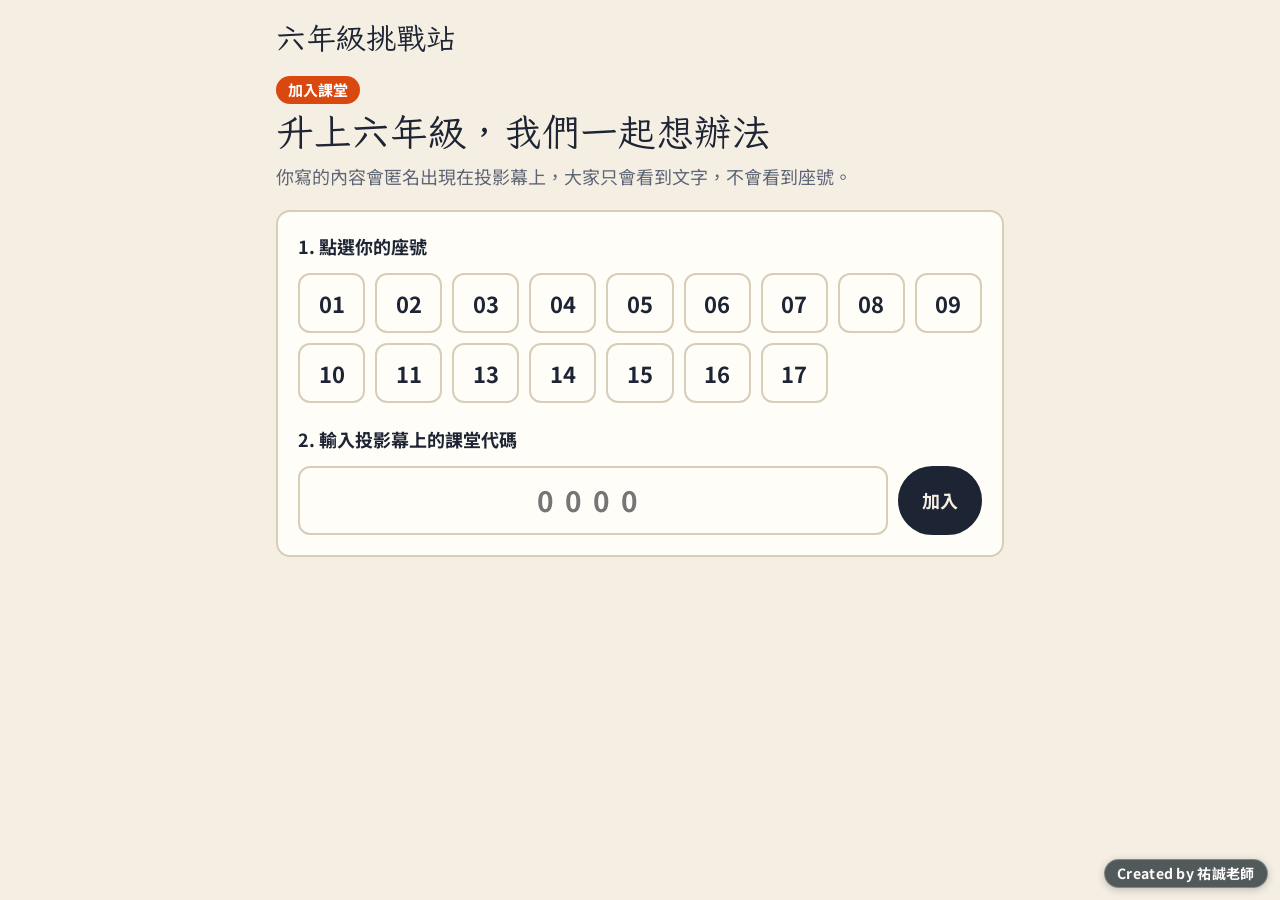
<file: challenge-lesson/index.html>
<!DOCTYPE html>
<html lang="zh-TW">
<head>
  <meta charset="UTF-8" />
  <meta name="viewport" content="width=device-width, initial-scale=1" />
  <title>六年級挑戰站</title>
  <link rel="preconnect" href="https://fonts.googleapis.com" />
  <link rel="preconnect" href="https://fonts.gstatic.com" crossorigin />
  <link href="https://fonts.googleapis.com/css2?family=Iansui&family=Noto+Sans+TC:wght@400;500;700;900&display=swap" rel="stylesheet" />
  <link rel="stylesheet" href="style.css" />
  <style>
    main {
      max-width: 760px;
      margin: 0 auto;
      padding: 20px 16px 96px;
    }

    .top {
      display: flex;
      align-items: center;
      justify-content: space-between;
      gap: 12px;
      margin-bottom: 18px;
    }

    .brand {
      margin: 0;
      font-family: var(--hand);
      font-weight: 400;
      font-size: 30px;
      line-height: 1.2;
    }

    .who {
      display: flex;
      align-items: center;
      gap: 8px;
      font-weight: 700;
    }

    .seat-chip {
      padding: 4px 14px;
      border-radius: 999px;
      background: var(--ink);
      color: var(--paper);
    }

    .stage-tag {
      display: inline-block;
      margin-bottom: 4px;
      padding: 2px 12px;
      border-radius: 999px;
      background: var(--accent);
      color: var(--accent-ink);
      font-size: 15px;
      font-weight: 700;
    }

    h2 {
      margin: 0 0 6px;
      font-family: var(--hand);
      font-weight: 400;
      font-size: clamp(28px, 6vw, 38px);
      line-height: 1.25;
    }

    .lead { margin: 0 0 20px; color: var(--muted); }

    .panel {
      margin-bottom: 22px;
      padding: 20px;
      border-radius: var(--radius);
      background: var(--card);
      border: 2px solid var(--line);
    }

    .panel h3 {
      margin: 0 0 12px;
      font-size: 18px;
    }

    /* 加入課堂 */
    .seat-grid {
      display: grid;
      grid-template-columns: repeat(auto-fill, minmax(64px, 1fr));
      gap: 10px;
      margin-bottom: 22px;
    }

    .seat-btn {
      min-height: 60px;
      border-radius: 12px;
      border: 2px solid var(--line);
      background: var(--card);
      font-size: 22px;
      font-weight: 700;
    }

    .seat-btn[aria-pressed="true"] {
      border-color: var(--ink);
      background: var(--ink);
      color: var(--paper);
    }

    .code-row { display: flex; gap: 10px; }

    .code-row .field {
      flex: 1;
      letter-spacing: .4em;
      text-align: center;
      font-size: 28px;
      font-weight: 700;
    }

    /* 輸入區 */
    .composer { display: grid; gap: 8px; }
    .composer-row { display: flex; gap: 10px; align-items: stretch; }
    .composer-row .field { flex: 1; min-width: 0; }

    .chips { display: flex; flex-wrap: wrap; gap: 8px; margin-top: 4px; }

    .chip {
      min-height: 40px;
      padding: 4px 14px;
      border-radius: 999px;
      border: 2px dashed var(--line);
      background: transparent;
      font-size: 16px;
    }

    .chip[aria-pressed="true"] {
      border-style: solid;
      border-color: var(--ink);
      background: var(--ink);
      color: var(--paper);
    }

    .hint { margin: 0; font-size: 15px; color: var(--muted); }

    .mine-list { display: grid; gap: 10px; padding: 0; margin: 0; list-style: none; }

    .mine-list li {
      display: flex;
      align-items: center;
      gap: 12px;
      justify-content: space-between;
    }

    .mine-list .note { flex: 1; font-size: 20px; }
    .mine-list .note small { display: block; font-family: var(--sans); font-size: 13px; color: var(--muted); }

    .empty-mine { margin: 0; color: var(--muted); font-size: 16px; }

    .cloud.mini { height: 260px; border-radius: 12px; background: var(--paper); }

    /* 選挑戰 */
    .pick-grid {
      display: grid;
      grid-template-columns: repeat(auto-fill, minmax(150px, 1fr));
      gap: 10px;
    }

    .pick {
      min-height: 64px;
      padding: 8px 12px;
      border-radius: 12px;
      border: 2px solid var(--line);
      background: var(--card);
      font-family: var(--hand);
      font-size: 21px;
      line-height: 1.25;
      text-align: left;
    }

    .pick small { display: block; font-family: var(--sans); font-size: 13px; color: var(--muted); }

    .pick[aria-pressed="true"] {
      border-color: var(--accent);
      background: #fff1e8;
      box-shadow: inset 0 0 0 2px var(--accent);
    }

    /* 投票 */
    .vote-left {
      position: sticky;
      top: 0;
      z-index: 5;
      margin: 0 -16px 16px;
      padding: 10px 16px;
      background: var(--paper);
      border-bottom: 2px solid var(--line);
      font-weight: 700;
    }

    .ballots { display: inline-flex; gap: 4px; margin-left: 6px; vertical-align: -3px; }
    .ballot { width: 20px; height: 20px; border-radius: 50%; border: 2px solid var(--accent); }
    .ballot.used { background: var(--accent); }

    .group { margin-bottom: 24px; }

    .group-title {
      margin: 0 0 10px;
      font-family: var(--hand);
      font-weight: 400;
      font-size: 24px;
    }

    .group-title::before { content: '挑戰｜'; font-family: var(--sans); font-size: 15px; color: var(--muted); }

    .idea-list { display: grid; gap: 12px; }

    .idea-card {
      display: flex;
      align-items: center;
      gap: 12px;
    }

    .idea-card .note { flex: 1; font-size: 21px; }

    .vote-btn {
      flex: none;
      width: 76px;
      min-height: 64px;
      border-radius: 14px;
      border: 2px solid var(--accent);
      background: var(--card);
      color: var(--accent);
      font-weight: 700;
      line-height: 1.2;
    }

    .vote-btn[aria-pressed="true"] { background: var(--accent); color: var(--accent-ink); }
    .vote-btn .icon { display: block; font-size: 24px; }

    .mine-tag {
      display: block;
      font-family: var(--sans);
      font-size: 14px;
      color: var(--muted);
    }

    /* 回饋 */
    .capsule-step {
      display: grid;
      grid-template-columns: auto 1fr;
      gap: 6px 14px;
      align-items: start;
      margin: 0;
      padding: 0;
      list-style: none;
      counter-reset: step;
    }

    .capsule-step li { display: contents; }

    .capsule-step li::before {
      counter-increment: step;
      content: counter(step);
      display: grid;
      place-items: center;
      width: 32px;
      height: 32px;
      border-radius: 50%;
      background: var(--ink);
      color: var(--paper);
      font-weight: 700;
    }

    .try-list { display: grid; gap: 8px; margin-bottom: 14px; }

    .try {
      display: flex;
      align-items: center;
      gap: 12px;
      min-height: 56px;
      padding: 8px 14px;
      border-radius: 12px;
      border: 2px solid var(--line);
      background: var(--card);
      text-align: left;
      font-family: var(--hand);
      font-size: 20px;
      line-height: 1.3;
    }

    .try small { display: block; font-family: var(--sans); font-size: 13px; color: var(--muted); }
    .try .votes { margin-left: auto; flex: none; font-family: var(--sans); font-size: 14px; color: var(--muted); }

    .try[aria-pressed="true"] {
      border-color: var(--good);
      background: #ebf7ee;
      box-shadow: inset 0 0 0 2px var(--good);
    }

    .saved-note { margin: 10px 0 0; color: var(--good); font-weight: 700; }

    .center-msg {
      padding: 60px 8px;
      text-align: center;
    }

    .center-msg .big {
      display: block;
      margin-bottom: 10px;
      font-family: var(--hand);
      font-size: clamp(30px, 7vw, 44px);
      line-height: 1.3;
    }

    .center-msg p { color: var(--muted); }

    .pulse {
      display: inline-block;
      width: 12px;
      height: 12px;
      margin-right: 8px;
      border-radius: 50%;
      background: var(--good);
      animation: pulse 1.6s ease-in-out infinite;
    }

    @keyframes pulse { 50% { opacity: .25; } }
  </style>
</head>
<body>
  <main>
    <header class="top">
      <h1 class="brand">六年級挑戰站</h1>
      <div class="who" id="who" hidden>
        <span class="seat-chip" id="seatChip"></span>
        <button class="btn small" id="leaveBtn" type="button">換人</button>
      </div>
    </header>
    <div id="app"></div>
  </main>

  <script src="watermark.js" defer></script>
  <script src="app.js"></script>
  <script>
    const SEATS = ['01', '02', '03', '04', '05', '06', '07', '08', '09', '10', '11', '13', '14', '15', '16', '17'];
    const CHALLENGE_EXAMPLES = ['功課變多', '考試壓力', '時間不夠用', '上台報告', '早上爬不起來', '和同學相處', '當學長姐的責任', '要準備上國中'];
    const POLL_MS = 5000;
    const store = safeStorage('sessionStorage');
    const app = document.getElementById('app');

    let me = loadMe();
    let state = null;
    let renderedStage = '';
    let busy = false;
    let pickedChallenge = '';
    let pickedTry = '';

    function loadMe() {
      try {
        return JSON.parse((store && store.getItem('challenge-me')) || 'null');
      } catch (e) {
        return null;
      }
    }

    function saveMe(value) {
      me = value;
      if (!store) return;
      if (value) store.setItem('challenge-me', JSON.stringify(value));
      else store.removeItem('challenge-me');
    }

    /* ---------- 加入課堂 ---------- */
    function renderJoin(message) {
      stopPolling();
      renderedStage = '';
      document.getElementById('who').hidden = true;
      let chosen = '';
      const seatButtons = SEATS.map(function(seat) {
        return el('button', {
          class: 'seat-btn', type: 'button', 'aria-pressed': 'false',
          onclick: function() {
            chosen = seat;
            seatButtons.forEach(function(b) { b.setAttribute('aria-pressed', String(b === this)); }, this);
            code.focus();
          }
        }, [seat]);
      });
      const code = el('input', { class: 'field', inputmode: 'numeric', maxlength: '4', autocomplete: 'off', placeholder: '0000', 'aria-label': '課堂代碼' });
      const joinBtn = el('button', { class: 'btn primary', type: 'submit' }, ['加入']);
      const form = el('form', {
        onsubmit: function(e) {
          e.preventDefault();
          if (!chosen) return toast('先點選你的座號。', true);
          if (!/^\d{4}$/.test(code.value)) return toast('課堂代碼是 4 位數字，請看投影幕。', true);
          joinBtn.disabled = true;
          callApi({ action: 'join', seat: chosen, code: code.value })
            .then(function(res) {
              saveMe({ seat: chosen, code: code.value });
              start(res);
            })
            .catch(function(err) { toast(err.message, true); })
            .finally(function() { joinBtn.disabled = false; });
        }
      }, [
        el('h3', { text: '1. 點選你的座號' }),
        el('div', { class: 'seat-grid' }, seatButtons),
        el('h3', { text: '2. 輸入投影幕上的課堂代碼' }),
        el('div', { class: 'code-row' }, [code, joinBtn])
      ]);

      app.replaceChildren(
        el('span', { class: 'stage-tag', text: '加入課堂' }),
        el('h2', { text: '升上六年級，我們一起想辦法' }),
        el('p', { class: 'lead', text: message || '你寫的內容會匿名出現在投影幕上，大家只會看到文字，不會看到座號。' }),
        el('div', { class: 'panel' }, [form])
      );
    }

    function start(res) {
      document.getElementById('who').hidden = false;
      document.getElementById('seatChip').textContent = me.seat + ' 號';
      apply(res);
      startPolling();
    }

    /* ---------- 和後端同步 ---------- */
    // 畫面版本：每次自己按了按鈕就加 1。背景同步如果是「按之前」就送出的，回來時直接丟掉，
    // 才不會把剛按好的畫面又蓋回舊的樣子（看起來像跳回去、lag）。
    let stateEpoch = 0;
    const poller = createPoller(POLL_MS, function() {
      if (!me || busy || votesPending) return;
      const epoch = stateEpoch;
      return callApi({ action: 'studentState', seat: me.seat, code: me.code }).then(function(res) {
        if (epoch === stateEpoch && !busy && !votesPending) apply(res);
      });
    }, function(err) { handleError(err); });

    function startPolling() { poller.start(); }
    function stopPolling() { poller.stop(); }
    function refresh() { return poller.now(); }

    /** 送出動作：成功後用後端回傳的最新狀態更新畫面 */
    function act(payload, button, okMessage) {
      if (busy) return Promise.resolve(false);
      busy = true;
      if (button) button.disabled = true;
      stateEpoch++;
      return callApi(Object.assign({ seat: me.seat, code: me.code }, payload))
        .then(function(res) {
          stateEpoch++;
          apply(res);
          if (okMessage) toast(okMessage);
          return true;
        })
        .catch(function(err) {
          handleError(err);
          return false;
        })
        .finally(function() {
          busy = false;
          if (button) button.disabled = false;
        });
    }

    /**
     * 投票：按下去星星馬上變，不用等後端。
     * 連按好幾下會排隊依序送出；全部送完才用後端的結果校正一次。
     * 有一次失敗就停下後面的，重新同步，讓畫面顯示真正的票。
     */
    let votesPending = 0;
    let voteChain = Promise.resolve();
    let voteFailed = null;
    let voteLatest = null;

    function toggleVote(ideaId) {
      if (!state || state.stage !== 'vote') return;
      const voted = state.myVotes.indexOf(ideaId) !== -1;
      if (!voted && state.myVotes.length >= state.limit.VOTE_COUNT) {
        toast('你的 ' + state.limit.VOTE_COUNT + ' 票都投完了，想換的話先收回一票。', true);
        return;
      }
      state.myVotes = voted
        ? state.myVotes.filter(function(id) { return id !== ideaId; })
        : state.myVotes.concat(ideaId);
      stateEpoch++;
      updateDynamic();

      votesPending++;
      voteChain = voteChain.then(function() {
        if (voteFailed) return;
        return callApi({ action: 'toggleVote', seat: me.seat, code: me.code, ideaId: ideaId })
          .then(function(res) { voteLatest = res; })
          .catch(function(err) { voteFailed = err; });
      }).then(function() {
        votesPending--;
        if (votesPending > 0) return;
        const err = voteFailed;
        const res = voteLatest;
        voteFailed = null;
        voteLatest = null;
        stateEpoch++;
        if (err) {
          handleError(err);
          refresh();
        } else if (res) {
          apply(res);
        }
      });
    }

    function handleError(err) {
      if (err.code === 'BAD_CODE') {
        saveMe(null);
        renderJoin('老師換了新的課堂代碼，請重新輸入投影幕上的數字。');
        return;
      }
      if (err.code === 'STAGE') refresh();
      // 連線慢時不確定有沒有送到，稍後同步一次，畫面會顯示真正的結果
      if (err.code === 'BUSY' || err.code === 'NETWORK') setTimeout(refresh, 1500);
      toast(err.message, true);
    }

    function apply(res) {
      state = res;
      if (state.stage !== renderedStage) {
        renderedStage = state.stage;
        pickedChallenge = '';
        renderStage();
      } else {
        updateDynamic();
      }
    }

    /* ---------- 各階段畫面 ---------- */
    const views = {};

    function renderStage() {
      const info = STAGE_INFO[state.stage];
      const view = views[state.stage];
      app.replaceChildren(el('span', { class: 'stage-tag', text: info.short }), el('h2', { text: info.title }));
      view.build();
      updateDynamic();
    }

    function updateDynamic() {
      const view = views[state.stage];
      if (view.update) view.update();
    }

    views.waiting = {
      build: function() {
        app.appendChild(el('div', { class: 'center-msg' }, [
          el('span', { class: 'big', text: '你已經加入課堂了！' }),
          el('p', {}, [el('span', { class: 'pulse' }), '等老師開始活動，畫面會自動換頁。'])
        ]));
      }
    };

    views.challenge = {
      build: function() {
        const limit = state.limit;
        app.appendChild(el('p', { class: 'lead', text: '升上六年級以後，有什麼事讓你覺得困難、有壓力，或是不知道怎麼辦？用短短幾個字寫下來，最多 ' + limit.CHALLENGE_COUNT + ' 個。' }));

        const input = el('input', { class: 'field', maxlength: String(limit.CHALLENGE_LENGTH), placeholder: '例如：功課變多', 'aria-label': '我遇到的挑戰', enterkeyhint: 'send' });
        const counter = el('div', { class: 'counter' });
        const sendBtn = el('button', { class: 'btn primary', type: 'submit' }, ['送出']);
        bindCounter(input, counter, limit.CHALLENGE_LENGTH);
        const chips = CHALLENGE_EXAMPLES.map(function(text) {
          return el('button', { class: 'chip', type: 'button', onclick: function() { input.value = text; input.dispatchEvent(new Event('input')); input.focus(); } }, [text]);
        });
        const form = el('form', {
          class: 'composer',
          onsubmit: function(e) {
            e.preventDefault();
            const text = input.value.trim();
            if (!text) return toast('先寫下一個挑戰。', true);
            act({ action: 'addChallenge', text: text }, sendBtn, '送出了！看看投影幕上的文字雲').then(function(done) {
              if (done) { input.value = ''; input.dispatchEvent(new Event('input')); }
            });
          }
        }, [
          el('div', { class: 'composer-row' }, [input, sendBtn]),
          counter,
          el('p', { class: 'hint', text: '想不到怎麼寫？點一下參考詞，也可以改成自己的說法：' }),
          el('div', { class: 'chips' }, chips)
        ]);

        this.mine = el('ul', { class: 'mine-list' });
        this.cloud = el('div', { class: 'cloud mini', 'aria-label': '全班的挑戰文字雲' });
        this.form = form;
        app.append(
          el('div', { class: 'panel' }, [form]),
          el('div', { class: 'panel' }, [el('h3', { id: 'mineTitle' }), this.mine]),
          el('div', { class: 'panel' }, [el('h3', { text: '全班的挑戰（越大代表越多人寫）' }), this.cloud])
        );
        this.lastCloud = null;
      },
      update: function() {
        const limit = state.limit;
        const count = state.myChallenges.length;
        document.getElementById('mineTitle').textContent = '我寫的挑戰（' + count + ' / ' + limit.CHALLENGE_COUNT + '）';
        this.form.querySelector('button[type="submit"]').disabled = count >= limit.CHALLENGE_COUNT;
        renderMine(this.mine, state.myChallenges.map(function(c) { return { id: c.id, text: c.text }; }), 'challenge', '還沒有送出挑戰。');
        if (!sameData(this.lastCloud, state.cloud)) {
          this.lastCloud = state.cloud;
          drawCloud(this.cloud, state.cloud, { minSize: 16, maxSize: 44, emptyText: '你可以當第一個送出的人！' });
        }
      }
    };

    views.idea = {
      build: function() {
        const limit = state.limit;
        app.appendChild(el('p', { class: 'lead', text: '從全班最多人遇到的挑戰裡選一個，想一個「做得到」的方法幫大家。最多寫 ' + limit.IDEA_COUNT + ' 個方法。' }));

        this.picks = el('div', { class: 'pick-grid', role: 'group', 'aria-label': '選一個挑戰' });
        const input = el('textarea', { class: 'field', maxlength: String(limit.IDEA_LENGTH), placeholder: '例如：回家先寫最難的一科，寫完再休息', 'aria-label': '我想到的方法' });
        const counter = el('div', { class: 'counter' });
        bindCounter(input, counter, limit.IDEA_LENGTH);
        const sendBtn = el('button', { class: 'btn primary', type: 'submit' }, ['送出方法']);
        this.target = el('p', { class: 'hint' });
        const form = el('form', {
          class: 'composer',
          onsubmit: function(e) {
            e.preventDefault();
            if (!pickedChallenge) return toast('先在上面選一個挑戰。', true);
            const text = input.value.trim();
            if (!text) return toast('寫下你想到的方法再送出。', true);
            act({ action: 'addIdea', challenge: pickedChallenge, text: text }, sendBtn, '方法送出了！').then(function(done) {
              if (done) { input.value = ''; input.dispatchEvent(new Event('input')); }
            });
          }
        }, [this.target, input, counter, el('div', {}, [sendBtn])]);
        this.sendBtn = sendBtn;
        this.mine = el('ul', { class: 'mine-list' });

        app.append(
          el('div', { class: 'panel' }, [el('h3', { text: '1. 我想幫忙解決的挑戰' }), this.picks]),
          el('div', { class: 'panel' }, [el('h3', { text: '2. 我想到的方法' }), form]),
          el('div', { class: 'panel' }, [el('h3', { id: 'mineTitle' }), this.mine])
        );
        this.lastFocus = null;
      },
      update: function() {
        const self = this;
        const limit = state.limit;
        if (!sameData(this.lastFocus, state.focus)) {
          this.lastFocus = state.focus;
          if (pickedChallenge && !state.focus.some(function(c) { return c.label === pickedChallenge; })) pickedChallenge = '';
          this.picks.replaceChildren.apply(this.picks, state.focus.length ? state.focus.map(function(c) {
            return el('button', {
              class: 'pick', type: 'button', 'aria-pressed': String(c.label === pickedChallenge),
              onclick: function() {
                pickedChallenge = c.label;
                self.picks.querySelectorAll('.pick').forEach(function(b) { b.setAttribute('aria-pressed', String(b === this)); }, this);
                self.target.textContent = '要解決的挑戰：「' + c.label + '」';
              }
            }, [c.label, el('small', { text: c.count + ' 人寫' })]);
          }) : [el('p', { class: 'empty-mine', text: '還沒有挑戰可以選，請等老師。' })]);
        }
        this.target.textContent = pickedChallenge ? '要解決的挑戰：「' + pickedChallenge + '」' : '先在上面選一個挑戰。';
        const count = state.myIdeas.length;
        document.getElementById('mineTitle').textContent = '我寫的方法（' + count + ' / ' + limit.IDEA_COUNT + '）';
        this.sendBtn.disabled = count >= limit.IDEA_COUNT;
        renderMine(this.mine, state.myIdeas.map(function(i) { return { id: i.id, text: i.text, sub: '解決：' + i.challenge }; }), 'idea', '還沒有送出方法。');
      }
    };

    views.vote = {
      build: function() {
        app.appendChild(el('p', { class: 'lead', text: '看看同學想到的方法，選出你覺得「最有用、最做得到」的 ' + state.limit.VOTE_COUNT + ' 個，也可以投給自己寫的方法。再按一次可以收回。' }));
        this.left = el('div', { class: 'vote-left' });
        this.board = el('div');
        app.append(this.left, this.board);
        this.lastIdeas = null;
      },
      update: function() {
        const max = state.limit.VOTE_COUNT;
        const used = state.myVotes.length;
        this.left.replaceChildren('還剩 ' + (max - used) + ' 票', el('span', { class: 'ballots', 'aria-hidden': 'true' },
          Array.from({ length: max }, function(_, i) { return el('span', { class: 'ballot' + (i < used ? ' used' : '') }); })));

        const ideasKey = state.ideas.map(function(i) { return i.id; }).concat(state.myVotes);
        if (sameData(this.lastIdeas, ideasKey)) return;
        this.lastIdeas = ideasKey;

        const groups = groupByChallenge(state.ideas);
        if (!groups.length) {
          this.board.replaceChildren(el('p', { class: 'empty-mine', text: '還沒有方法可以投票。' }));
          return;
        }
        this.board.replaceChildren.apply(this.board, groups.map(function(g) {
          return el('section', { class: 'group' }, [
            el('h3', { class: 'group-title', text: g.challenge }),
            el('div', { class: 'idea-list' }, g.ideas.map(function(idea) {
              const voted = state.myVotes.indexOf(idea.id) !== -1;
              const btn = el('button', {
                class: 'vote-btn', type: 'button', 'aria-pressed': String(voted),
                'aria-label': (voted ? '收回投給「' : '投給「') + idea.text + '」',
                onclick: function() { toggleVote(idea.id); }
              }, [el('span', { class: 'icon', 'aria-hidden': 'true', text: voted ? '★' : '☆' }), voted ? '已投' : '投票']);
              const note = el('div', { class: 'note' }, [idea.text, idea.mine ? el('small', { class: 'mine-tag', text: '我寫的' }) : null]);
              return el('div', { class: 'idea-card' }, [note, btn]);
            }))
          ]);
        }));
      }
    };

    views.message = {
      build: function() {
        app.appendChild(el('p', { class: 'lead', text: '把今天想到的好方法，變成給同學的打氣。' }));

        app.appendChild(el('div', { class: 'panel' }, [
          el('h3', { text: '第一步：寫信給同學' }),
          el('ol', { class: 'capsule-step' }, [
            el('li', {}, [el('span', { text: '拿出老師發的「時空膠囊」QR 卡，用平板掃描。' })]),
            el('li', {}, [el('span', { text: '選一位同學，寫下你看見對方的努力，或送對方一個今天的好方法。' })]),
            el('li', {}, [el('span', { text: '寫完記得按「關閉信箱」，再回到這一頁完成第二步。' })])
          ])
        ]));

        this.tries = el('div', { class: 'try-list', role: 'group', 'aria-label': '我要試試看的方法' });
        const input = el('textarea', { class: 'field', maxlength: String(state.limit.FEEDBACK_LENGTH), placeholder: '例如：我想先從每天整理書包開始。', 'aria-label': '一句話心得' });
        const counter = el('div', { class: 'counter' });
        bindCounter(input, counter, state.limit.FEEDBACK_LENGTH);
        const sendBtn = el('button', { class: 'btn primary', type: 'submit' }, ['送出回饋']);
        this.saved = el('p', { class: 'saved-note', hidden: true });
        this.input = input;
        const form = el('form', {
          class: 'composer',
          onsubmit: function(e) {
            e.preventDefault();
            if (!pickedTry) return toast('先選一個你想試試看的方法。', true);
            act({ action: 'saveFeedback', ideaId: pickedTry, text: input.value.trim() }, sendBtn, '收到你的回饋了！');
          }
        }, [
          el('h3', { text: '第二步：這週我要試試看的方法' }),
          this.tries,
          el('h3', { text: '一句話心得（可不寫）' }),
          input, counter,
          el('div', {}, [sendBtn]),
          this.saved
        ]);
        app.appendChild(el('div', { class: 'panel' }, [form]));
        this.lastIdeas = null;
        pickedTry = state.myFeedback ? state.myFeedback.ideaId : '';
        if (state.myFeedback) input.value = state.myFeedback.text || '';
        input.dispatchEvent(new Event('input'));
      },
      update: function() {
        const self = this;
        if (state.myFeedback) {
          this.saved.hidden = false;
          this.saved.textContent = '✓ 已送出。想改的話，重新選擇後再送出一次就好。';
        }
        const sorted = state.ideas.slice().sort(function(a, b) { return b.votes - a.votes; });
        const key = sorted.map(function(i) { return i.id + ':' + i.votes; });
        if (sameData(this.lastIdeas, key)) return;
        this.lastIdeas = key;
        this.tries.replaceChildren.apply(this.tries, sorted.length ? sorted.map(function(idea) {
          return el('button', {
            class: 'try', type: 'button', 'aria-pressed': String(idea.id === pickedTry),
            onclick: function() {
              pickedTry = idea.id;
              self.tries.querySelectorAll('.try').forEach(function(b) { b.setAttribute('aria-pressed', String(b === this)); }, this);
            }
          }, [el('span', {}, [idea.text, el('small', { text: '解決：' + idea.challenge })]), el('span', { class: 'votes', text: '★ ' + idea.votes })]);
        }) : [el('p', { class: 'empty-mine', text: '還沒有方法可以選。' })]);
      }
    };

    views.closed = {
      build: function() {
        app.appendChild(el('div', { class: 'center-msg' }, [
          el('span', { class: 'big', text: '謝謝你今天的分享！' }),
          el('p', { text: '挑戰不可怕，我們有彼此，也有方法。可以把平板交還給老師了。' })
        ]));
      }
    };

    /* ---------- 小工具 ---------- */
    function renderMine(list, items, kind, emptyText) {
      if (!items.length) {
        list.replaceChildren(el('li', {}, [el('p', { class: 'empty-mine', text: emptyText })]));
        return;
      }
      list.replaceChildren.apply(list, items.map(function(item) {
        return el('li', {}, [
          el('div', { class: 'note' }, [item.text, item.sub ? el('small', { text: item.sub }) : null]),
          el('button', {
            class: 'btn small', type: 'button', 'aria-label': '刪除「' + item.text + '」',
            onclick: function(e) {
              if (!confirm('要刪掉「' + item.text + '」嗎？')) return;
              act({ action: 'deleteMine', kind: kind, id: item.id }, e.currentTarget, '已刪除');
            }
          }, ['刪除'])
        ]);
      }));
    }

    function groupByChallenge(ideas) {
      const order = [];
      const map = {};
      ideas.forEach(function(idea) {
        if (!map[idea.challenge]) { map[idea.challenge] = []; order.push(idea.challenge); }
        map[idea.challenge].push(idea);
      });
      return order.map(function(challenge) { return { challenge: challenge, ideas: map[challenge] }; });
    }

    document.getElementById('leaveBtn').addEventListener('click', function() {
      if (!confirm('要登出，換下一位同學使用嗎？')) return;
      saveMe(null);
      renderJoin();
    });

    document.addEventListener('visibilitychange', function() { if (!document.hidden) refresh(); });

    // 開啟頁面：之前加入過就直接回到課堂
    if (me) {
      callApi({ action: 'join', seat: me.seat, code: me.code }).then(start).catch(function(err) {
        saveMe(null);
        renderJoin(err.code === 'BAD_CODE' ? '老師換了新的課堂代碼，請重新加入。' : '');
      });
    } else {
      renderJoin();
    }
  </script>
</body>
</html>
</file>
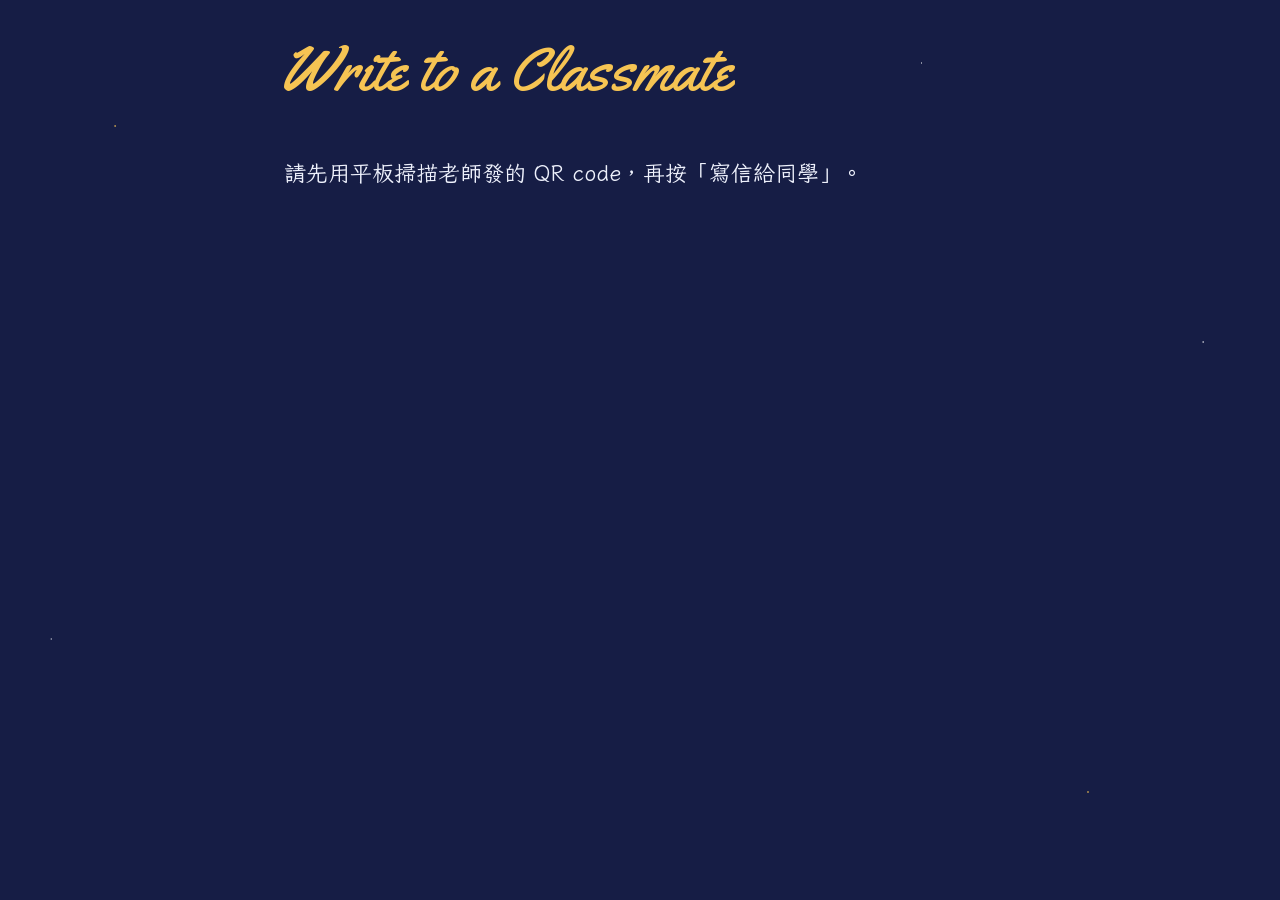
<file: classmates/index.html>
<!DOCTYPE html>
<html lang="zh-TW">
<head>
  <meta charset="UTF-8" />
  <meta name="viewport" content="width=device-width, initial-scale=1.0, viewport-fit=cover" />
  <meta name="robots" content="noindex" />
  <title>寫信給同學</title>
  <link rel="preconnect" href="https://fonts.googleapis.com" />
  <link rel="preconnect" href="https://fonts.gstatic.com" crossorigin />
  <link href="https://fonts.googleapis.com/css2?family=Iansui&family=LXGW+WenKai+TC&family=Yellowtail&display=swap" rel="stylesheet" />
  <link rel="stylesheet" href="../capsule-print.css" />
  <style>
    * { box-sizing: border-box; }

    body {
      margin: 0;
      min-height: 100vh;
      background: var(--night);
      background-image:
        radial-gradient(1.4px 1.4px at 9% 14%, #f6c453, transparent),
        radial-gradient(1px 1px at 72% 7%, #fff, transparent),
        radial-gradient(1.2px 1.2px at 94% 38%, #fff, transparent),
        radial-gradient(1px 1px at 4% 71%, #fff, transparent),
        radial-gradient(1.4px 1.4px at 85% 88%, #f6c453, transparent);
      background-attachment: fixed;
      color: #eef1fc;
      font-family: var(--hand);
      font-size: 19px;
      line-height: 1.7;
    }

    main {
      max-width: 760px;
      margin: 0 auto;
      padding: 36px 20px 64px;
    }

    h1 {
      margin: 0;
      font-family: var(--script);
      font-weight: 400;
      font-size: clamp(42px, 8.5vw, 62px);
      line-height: 1.1;
      color: #f6c453;
    }

    .who { margin: 6px 0 4px; font-size: 22px; }
    .hint { margin: 0 0 22px; color: #c9cff0; font-size: 17px; }
    .notice { padding: 28px 4px; font-size: 22px; }

    /* 選同學：已寄出的座號換成實心，一眼看出還有誰沒寫 */
    .seats {
      display: grid;
      grid-template-columns: repeat(auto-fill, minmax(92px, 1fr));
      gap: 10px;
      margin-bottom: 28px;
    }

    .seat {
      min-height: 64px;
      padding: 6px 4px;
      border: 1.5px solid #6e79ad;
      border-radius: 14px;
      background: transparent;
      color: #eef1fc;
      font: inherit;
      line-height: 1.25;
      cursor: pointer;
    }

    .seat small {
      display: block;
      font-size: 13px;
      color: #c9cff0;
    }

    .seat.is-sent {
      background: #f6c453;
      border-color: #f6c453;
      color: #1d2452;
    }

    .seat.is-sent small { color: #4a4320; }

    .seat.is-active {
      outline: 3px solid #fff;
      outline-offset: 2px;
    }

    .seat[disabled] {
      opacity: .4;
      cursor: default;
    }

    .compose {
      padding: 26px 26px 22px;
      background: #fff;
      color: var(--ink);
      border-radius: 3px;
      margin-bottom: 28px;
    }

    .compose h2 {
      margin: 0 0 12px;
      font-weight: 400;
      font-size: 24px;
    }

    .prompts {
      display: flex;
      flex-wrap: wrap;
      gap: 8px;
      margin-bottom: 12px;
    }

    .prompt {
      min-height: 40px;
      padding: 4px 14px;
      border: 1.5px solid var(--rule);
      border-radius: 20px;
      background: #f3f5fc;
      color: var(--ink);
      font: inherit;
      font-size: 16px;
      cursor: pointer;
    }

    textarea {
      display: block;
      width: 100%;
      min-height: 150px;
      padding: 12px 14px;
      border: 1.5px solid var(--rule);
      border-radius: 4px;
      background: #fff;
      color: var(--ink);
      font: inherit;
      resize: vertical;
    }

    .meta {
      display: flex;
      justify-content: space-between;
      gap: 12px;
      margin-top: 6px;
      font-size: 16px;
      color: var(--ink-soft);
    }

    .send-row {
      display: flex;
      align-items: center;
      justify-content: space-between;
      gap: 12px;
      flex-wrap: wrap;
      margin-top: 12px;
    }

    .state { font-size: 16px; color: var(--ink-soft); }
    .state.is-error { color: #b3261e; }

    button.action,
    a.action {
      display: inline-flex;
      align-items: center;
      min-height: 48px;
      padding: 8px 22px;
      border: 0;
      border-radius: 24px;
      font: inherit;
      text-decoration: none;
      cursor: pointer;
    }

    button.action[disabled] { opacity: .55; cursor: default; }

    .btn-send { background: var(--ink); color: #fff; }
    .btn-keep { background: #f6c453; color: #1d2452; }
    .btn-quiet { background: transparent; color: #eef1fc; border: 1.5px solid #8f99c7 !important; }

    .foot {
      display: flex;
      flex-wrap: wrap;
      gap: 12px;
      padding-top: 22px;
      border-top: 1px dashed #5a6596;
    }

    button:focus-visible,
    a:focus-visible,
    textarea:focus-visible {
      outline: 3px solid var(--marigold);
      outline-offset: 2px;
    }
  </style>
</head>
<body>
  <main id="app" aria-live="polite">
    <h1>Write to a Classmate</h1>
    <p class="notice">正在準備信紙……</p>
  </main>

  <script src="../capsule-shared.js"></script>
  <script>
    /* 代碼放在網址 # 後面，和學生頁使用同一張 QR code 的代碼 */
    const token = new URLSearchParams(location.hash.slice(1)).get('t') || '';
    const app = document.getElementById('app');
    const PROMPTS = ['謝謝你在', '我最欣賞你的地方是', '還記得我們一起', '升上國中以後，'];
    const MAX_LENGTH = 300;

    let me = '';
    let unlockAt = '';
    let sent = {};    // 已寄出：{ 收件座號: { message, updatedAt } }
    let drafts = {};  // 還沒寄出的草稿，切換同學時不會不見
    let current = '';

    function showScreen(children) {
      app.replaceChildren(el('h1', {}, 'Write to a Classmate'), ...children);
    }

    function showNotice(text) {
      showScreen([el('p', { class: 'notice' }, text)]);
    }

    function closePage() {
      // 用 replace 把含代碼的網址換掉，下一位同學按「上一頁」也回不到這裡
      history.replaceState(null, '', location.pathname + location.search);
      sent = {};
      drafts = {};
      showNotice('已關閉，可以把平板交給下一位同學。');
    }

    function seatButton(seat) {
      const isMe = seat === me;
      const done = Boolean(sent[seat]);
      return el('button', {
        class: `seat${done ? ' is-sent' : ''}${seat === current ? ' is-active' : ''}`,
        disabled: isMe,
        'aria-pressed': seat === current ? 'true' : 'false',
        onclick: () => openCompose(seat)
      }, [seatLabel(seat), el('small', {}, isMe ? '你自己' : done ? '已寄出' : '還沒寫')]);
    }

    function renderCompose() {
      if (!current) return null;

      const input = el('textarea', { id: 'letter', maxlength: String(MAX_LENGTH), 'aria-label': `寫給${seatLabel(current)}的信` });
      input.value = drafts[current] !== undefined ? drafts[current] : (sent[current] ? sent[current].message : '');
      const counter = el('span', {}, `${input.value.length} / ${MAX_LENGTH} 字`);
      const state = el('span', { class: 'state' }, sent[current] ? `已寄出（${sent[current].updatedAt}），可以再修改` : '');
      const send = el('button', { class: 'action btn-send' }, sent[current] ? '修改後重新寄出' : '寄出');

      input.addEventListener('input', () => {
        drafts[current] = input.value;
        counter.textContent = `${input.value.length} / ${MAX_LENGTH} 字`;
      });

      const prompts = PROMPTS.map(text => el('button', {
        class: 'prompt',
        type: 'button',
        onclick: () => {
          const joiner = input.value && !input.value.endsWith('\n') ? '\n' : '';
          input.value = (input.value + joiner + text).slice(0, MAX_LENGTH);
          input.dispatchEvent(new Event('input'));
          input.focus();
        }
      }, text));

      send.addEventListener('click', async () => {
        const text = input.value.trim();
        state.classList.remove('is-error');
        if (!text) {
          state.classList.add('is-error');
          state.textContent = '先寫下想說的話，再寄出。';
          input.focus();
          return;
        }
        const toSeat = current;
        send.disabled = true;
        state.textContent = '寄送中……';
        try {
          const saved = await capsuleApi({ action: 'saveClassmateMessage', token, toSeat, message: text });
          sent[toSeat] = { message: text, updatedAt: saved.updatedAt };
          delete drafts[toSeat];
          render(`已寄給${seatLabel(toSeat)}。`);
        } catch (e) {
          state.classList.add('is-error');
          state.textContent = `${e.message} 你寫的字還留在框裡。`;
          send.disabled = false;
        }
      });

      return el('section', { class: 'compose' }, [
        el('h2', {}, `寫給${seatLabel(current)}`),
        el('div', { class: 'prompts' }, prompts),
        input,
        el('div', { class: 'meta' }, [el('span', {}, `署名：${me} 號同學（對方看得到）`), counter]),
        el('div', { class: 'send-row' }, [state, send])
      ]);
    }

    function openCompose(seat) {
      current = seat;
      render();
      const box = document.getElementById('letter');
      if (box) {
        box.scrollIntoView({ behavior: matchMedia('(prefers-reduced-motion: reduce)').matches ? 'auto' : 'smooth', block: 'center' });
        box.focus({ preventScroll: true });
      }
    }

    function render(message) {
      const opensAt = unlockAt
        ? new Date(unlockAt).toLocaleString('zh-TW', { dateStyle: 'long', timeStyle: 'short', timeZone: 'Asia/Taipei' })
        : '';
      const count = Object.keys(sent).length;
      if (message) current = '';

      showScreen([
        el('p', { class: 'who' }, `我是 ${seatLabel(me)}，已經寫了 ${count} 封`),
        el('p', { class: 'hint' }, message || `選一位同學寫信，每人一封，寄出後還能修改。${opensAt ? `信會在 ${opensAt} 和家人的信一起打開。` : ''}`),
        el('div', { class: 'seats' }, CLASS_SEATS.concat('導師').map(seatButton)),
        renderCompose(),
        el('div', { class: 'foot' }, [
          el('a', { class: 'action btn-keep', href: `../student.html${location.search}#t=${token}` }, '打開我的時空膠囊'),
          el('button', { class: 'action btn-quiet', onclick: closePage }, '寫完了，關閉')
        ])
      ]);
    }

    async function load() {
      if (!token) {
        showNotice('請先用平板掃描老師發的 QR code，再按「寫信給同學」。');
        return;
      }
      try {
        const data = await capsuleApi({ action: 'getMySent', token });
        me = data.seatNumber;
        unlockAt = data.unlockAt;
        data.sent.forEach(item => { sent[item.toSeat] = { message: item.message, updatedAt: item.updatedAt }; });
        // 膠囊打開後就不收同學的信（後端也會拒收），改成提示並帶回自己的膠囊
        if (unlockAt && Date.now() >= new Date(unlockAt).getTime()) {
          showScreen([
            el('p', { class: 'notice' }, '膠囊已經打開，寫信給同學的活動結束囉！你寫的信都已經送到同學的膠囊裡了。'),
            el('div', { class: 'foot' }, [
              el('a', { class: 'action btn-keep', href: `../student.html${location.search}#t=${token}` }, '打開我的時空膠囊'),
              el('button', { class: 'action btn-quiet', onclick: closePage }, '關閉')
            ])
          ]);
          return;
        }
        render();
      } catch (e) {
        showNotice(e.message);
      }
    }

    load();
  </script>
</body>
</html>
</file>
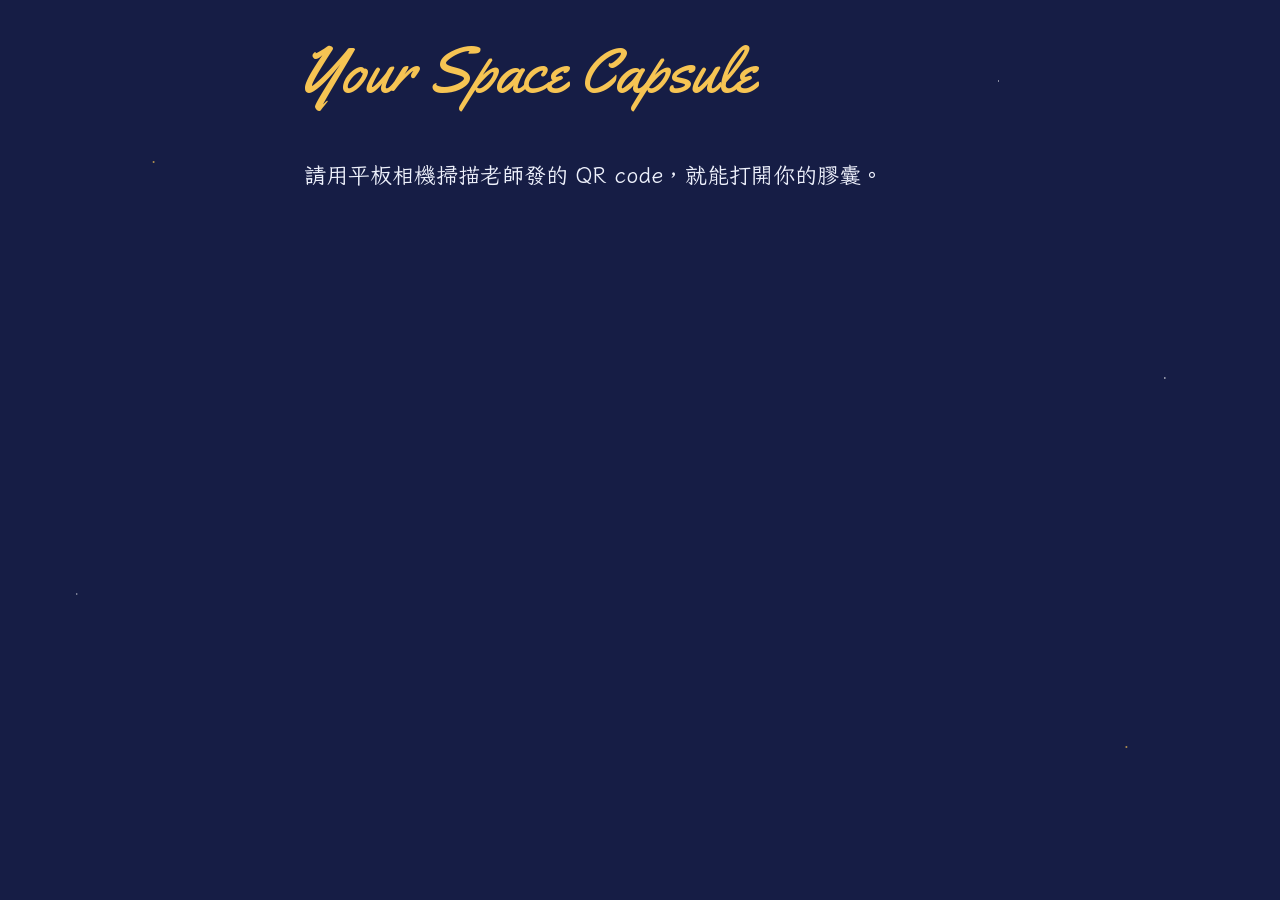
<file: student.html>
<!DOCTYPE html>
<html lang="zh-TW">
<head>
  <meta charset="UTF-8" />
  <meta name="viewport" content="width=device-width, initial-scale=1.0, viewport-fit=cover" />
  <meta name="robots" content="noindex" />
  <title>我的時空膠囊</title>
  <link rel="preconnect" href="https://fonts.googleapis.com" />
  <link rel="preconnect" href="https://fonts.gstatic.com" crossorigin />
  <link href="https://fonts.googleapis.com/css2?family=Iansui&family=LXGW+WenKai+TC&family=Yellowtail&display=swap" rel="stylesheet" />
  <link rel="stylesheet" href="capsule-print.css" />
  <style>
    * { box-sizing: border-box; }

    body {
      margin: 0;
      min-height: 100vh;
      background: var(--night);
      background-image:
        radial-gradient(1.4px 1.4px at 12% 18%, #f6c453, transparent),
        radial-gradient(1px 1px at 78% 9%, #fff, transparent),
        radial-gradient(1.2px 1.2px at 91% 42%, #fff, transparent),
        radial-gradient(1px 1px at 6% 66%, #fff, transparent),
        radial-gradient(1.4px 1.4px at 88% 83%, #f6c453, transparent);
      background-attachment: fixed;
      color: #eef1fc;
      font-family: var(--hand);
      font-size: 19px;
      line-height: 1.7;
    }

    main {
      max-width: 720px;
      margin: 0 auto;
      padding: 36px 20px 64px;
    }

    h1 {
      margin: 0;
      font-family: var(--script);
      font-weight: 400;
      font-size: clamp(44px, 9vw, 64px);
      line-height: 1.1;
      color: #f6c453;
    }

    .who {
      margin: 6px 0 30px;
      font-size: 22px;
    }

    .notice {
      padding: 28px 4px;
      font-size: 22px;
    }

    .count-down {
      display: block;
      margin: 8px 0;
      font-size: clamp(30px, 7vw, 44px);
      color: #f6c453;
    }

    .letter {
      position: relative;
      margin: 0 0 34px;
      padding: 30px 28px 26px;
      background: #fff;
      color: var(--ink);
      border-radius: 3px;
      animation: letter-out .5s ease-out both;
    }

    .letter:nth-child(even) { transform: rotate(.35deg); }
    .letter:nth-child(odd) { transform: rotate(-.3deg); }

    @keyframes letter-out {
      from { opacity: 0; translate: 0 18px; }
      to { opacity: 1; translate: 0 0; }
    }

    .letter-message {
      margin: 0;
      font-size: 21px;
      white-space: pre-wrap;
      overflow-wrap: anywhere;
    }

    .letter-from {
      margin: 10px 0 20px;
      text-align: right;
      color: var(--ink-soft);
    }

    label.reply-label {
      display: block;
      font-family: var(--script);
      font-size: 30px;
      line-height: 1.2;
      margin-bottom: 6px;
    }

    textarea {
      display: block;
      width: 100%;
      min-height: 112px;
      padding: 12px 14px;
      border: 1.5px solid var(--rule);
      border-radius: 4px;
      background: #fff;
      color: var(--ink);
      font: inherit;
      resize: vertical;
    }

    textarea:focus-visible,
    button:focus-visible {
      outline: 3px solid var(--marigold);
      outline-offset: 2px;
    }

    .reply-row {
      display: flex;
      align-items: center;
      justify-content: space-between;
      gap: 12px;
      margin-top: 10px;
      flex-wrap: wrap;
    }

    .reply-state {
      font-size: 16px;
      color: var(--ink-soft);
    }

    .reply-state.is-error { color: #b3261e; }

    button {
      min-height: 48px;
      padding: 8px 22px;
      border: 0;
      border-radius: 24px;
      font: inherit;
      cursor: pointer;
    }

    button[disabled] { opacity: .55; cursor: default; }

    .btn-send { background: var(--ink); color: #fff; }

    .keep {
      margin-top: 8px;
      padding-top: 24px;
      border-top: 1px dashed #5a6596;
    }

    .keep h2 {
      margin: 0 0 14px;
      font-weight: 400;
      font-size: 22px;
    }

    .keep-actions {
      display: flex;
      flex-wrap: wrap;
      gap: 12px;
    }

    .btn-keep { background: #f6c453; color: #1d2452; }

    a.btn-link {
      display: inline-flex;
      align-items: center;
      min-height: 48px;
      padding: 8px 22px;
      border-radius: 24px;
      text-decoration: none;
    }

    a.btn-link:focus-visible {
      outline: 3px solid var(--marigold);
      outline-offset: 2px;
    }
    .btn-quiet { background: transparent; color: #eef1fc; border: 1.5px solid #8f99c7; }

    @media (prefers-reduced-motion: reduce) {
      .letter { animation: none; }
    }
  </style>
</head>
<body>
  <main id="app" aria-live="polite">
    <h1>Your Space Capsule</h1>
    <p class="notice">正在打開膠囊……</p>
  </main>

  <script src="capsule-shared.js"></script>
  <script>
    /* 代碼放在網址 # 後面：這段不會傳到網站主機，只有這台平板的頁面讀得到 */
    const token = new URLSearchParams(location.hash.slice(1)).get('t') || '';
    const app = document.getElementById('app');
    let seat = '';
    let messages = [];
    let countdownTimer = null;

    function showScreen(children) {
      app.replaceChildren(el('h1', {}, 'Your Space Capsule'), ...children);
    }

    function showNotice(text) {
      showScreen([el('p', { class: 'notice' }, text)]);
    }

    function closeMailbox() {
      if (countdownTimer) clearInterval(countdownTimer);
      // 用 replace 把含代碼的網址換掉，下一位同學按「上一頁」也回不到這裡
      history.replaceState(null, '', location.pathname + location.search);
      messages = [];
      getPrintRoot().replaceChildren();
      showNotice('信箱已關閉，可以把平板交給下一位同學。');
    }

    // 寫信給同學的網站：帶著同一組代碼過去，不用再掃一次
    function writeLink() {
      return el('a', { class: 'btn-link btn-keep', href: `classmates/${location.search}#t=${token}` }, '寫信給同學');
    }

    function renderLocked(data) {
      const clock = el('strong', { class: 'count-down' });
      const target = new Date(data.unlockAt).getTime();
      const opensAt = new Date(data.unlockAt).toLocaleString('zh-TW', { dateStyle: 'long', timeStyle: 'short', timeZone: 'Asia/Taipei' });
      const tick = () => {
        const diff = target - Date.now();
        if (diff <= 0) {
          clearInterval(countdownTimer);
          load();
          return;
        }
        const days = Math.floor(diff / 86400000);
        const hours = Math.floor(diff / 3600000) % 24;
        const mins = Math.floor(diff / 60000) % 60;
        clock.textContent = `還有 ${days} 天 ${hours} 小時 ${mins} 分`;
      };
      tick();
      countdownTimer = setInterval(tick, 30000);

      showScreen([
        el('p', { class: 'who' }, `${seatLabel(data.seatNumber)}的膠囊`),
        el('p', { class: 'notice' }, [
          data.messageCount > 0 ? `裡面有 ${data.messageCount} 封信，正在飛向你。` : '膠囊正在等待第一封信。',
          clock,
          `${opensAt} 開啟`
        ]),
        el('div', { class: 'keep-actions' }, [
          writeLink(),
          el('button', { class: 'btn-quiet', onclick: closeMailbox }, '關閉信箱')
        ])
      ]);
    }

    function renderLetter(m) {
      const inputId = `reply-${m.id}`;
      const input = el('textarea', { id: inputId, maxlength: '300', placeholder: '想對寫信給我的人說……' });
      input.value = m.replyText || '';
      const state = el('span', { class: 'reply-state' }, m.replyTime ? `已送出（${m.replyTime}）` : '');
      const send = el('button', { class: 'btn-send' }, m.replyText ? '修改回信' : '送出回信');

      send.addEventListener('click', async () => {
        const text = input.value.trim();
        state.classList.remove('is-error');
        if (!text) {
          state.classList.add('is-error');
          state.textContent = '先寫下想說的話，再送出。';
          input.focus();
          return;
        }
        send.disabled = true;
        state.textContent = '傳送中……';
        try {
          const saved = await capsuleApi({ action: 'saveReply', token, messageId: m.id, replyText: text });
          m.replyText = saved.replyText;
          m.replyTime = saved.replyTime;
          state.textContent = `已送出（${saved.replyTime}）`;
          send.textContent = '修改回信';
        } catch (e) {
          state.classList.add('is-error');
          state.textContent = `${e.message} 你寫的字還留在框裡。`;
        } finally {
          send.disabled = false;
        }
      });

      return el('article', { class: 'letter' }, [
        el('p', { class: 'letter-message' }, m.message),
        el('p', { class: 'letter-from' }, m.parentSign),
        el('label', { class: 'reply-label', for: inputId }, 'My Reply'),
        input,
        el('div', { class: 'reply-row' }, [state, send])
      ]);
    }

    function renderLetters(data) {
      seat = data.seatNumber;
      messages = sortLetters(data.messages);
      // A4 手寫信紙只回覆家長的信
      const family = familyLetters(messages);
      const text = family.map(m => m.message + m.parentSign + m.replyText).join('');

      if (!messages.length) {
        showScreen([
          el('p', { class: 'who' }, `${seatLabel(seat)}的膠囊`),
          el('p', { class: 'notice' }, '膠囊裡還沒有信。可以請家人到班親會網站寫一封。'),
          el('div', { class: 'keep-actions' }, [
            // 解鎖後不再開放寫信給同學，所以這裡不放「寫信給同學」
            el('button', { class: 'btn-quiet', onclick: closeMailbox }, '關閉信箱')
          ])
        ]);
        return;
      }

      showScreen([
        el('p', { class: 'who' }, `${seatLabel(seat)}收到 ${messages.length} 封信`),
        el('div', {}, messages.map(renderLetter)),
        el('section', { class: 'keep' }, [
          el('h2', {}, '把這些信留下來'),
          el('div', { class: 'keep-actions' }, [
            el('button', {
              class: 'btn-keep',
              onclick: () => printWith(
                root => renderMemoryBook(root, seat, messages),
                messages.map(m => m.message + m.parentSign + m.replyText).join(''),
                `${seatLabel(seat)}回憶集`
              )
            }, '存成回憶集 PDF'),
            family.length ? el('button', {
              class: 'btn-keep',
              onclick: () => printWith(root => renderLetterSheets(root, seat, family), text, `${seatLabel(seat)}手寫信紙`)
            }, '列印手寫信紙') : null,
            el('button', { class: 'btn-quiet', onclick: closeMailbox }, '看完了，關閉信箱')
          ])
        ])
      ]);
    }

    async function load() {
      if (!token) {
        showNotice('請用平板相機掃描老師發的 QR code，就能打開你的膠囊。');
        return;
      }
      try {
        const data = await capsuleApi({ action: 'getMyMessages', token });
        if (data.locked) renderLocked(data);
        else renderLetters(data);
      } catch (e) {
        showNotice(e.message);
      }
    }

    load();
  </script>
</body>
</html>
</file>
<file: challenge-lesson/style.css>
/* 學生頁與投影頁共用樣式 */
:root {
  --paper: #f5efe3;
  --paper-deep: #ebe2d0;
  --card: #fffdf8;
  --ink: #1d2433;
  --muted: #5d6576;
  --line: #d8cdb8;
  --accent: #d9480f;
  --accent-ink: #ffffff;
  --good: #2b8a3e;
  --warn: #c92a2a;
  --note-1: #ffe58f;
  --note-2: #b7ebd1;
  --note-3: #ffd0c2;
  --note-4: #cfe0ff;
  --note-5: #e6d6ff;
  --hand: 'Iansui', 'Noto Sans TC', 'Microsoft JhengHei', sans-serif;
  --sans: 'Noto Sans TC', 'Microsoft JhengHei', 'PingFang TC', sans-serif;
  --radius: 14px;
}

* { box-sizing: border-box; }

[hidden] { display: none !important; }

html { -webkit-text-size-adjust: 100%; }

body {
  margin: 0;
  background: var(--paper);
  color: var(--ink);
  font-family: var(--sans);
  font-size: 18px;
  line-height: 1.6;
}

button, input, textarea, select { font: inherit; color: inherit; }

button {
  cursor: pointer;
  border: 0;
  background: none;
  touch-action: manipulation;
}

button:focus-visible, input:focus-visible, textarea:focus-visible, select:focus-visible {
  outline: 3px solid var(--accent);
  outline-offset: 2px;
}

button:disabled { cursor: not-allowed; opacity: .45; }

.hand { font-family: var(--hand); font-weight: 400; }

.btn {
  display: inline-flex;
  align-items: center;
  justify-content: center;
  gap: 6px;
  min-height: 48px;
  padding: 10px 22px;
  border-radius: 999px;
  border: 2px solid var(--ink);
  background: var(--card);
  font-weight: 700;
  transition: transform .12s ease, background-color .12s ease;
}

.btn:active:not(:disabled) { transform: translateY(1px) scale(.98); }

.btn.primary {
  background: var(--ink);
  color: var(--paper);
}

.btn.small {
  min-height: 36px;
  padding: 4px 14px;
  font-size: 15px;
}

.field {
  width: 100%;
  min-height: 52px;
  padding: 10px 16px;
  border: 2px solid var(--line);
  border-radius: 12px;
  background: var(--card);
  font-size: 20px;
}

.field:focus { border-color: var(--ink); outline: none; }

textarea.field { resize: vertical; min-height: 96px; line-height: 1.5; }

.counter { font-size: 14px; color: var(--muted); text-align: right; }
.counter.over { color: var(--warn); font-weight: 700; }

.toast {
  position: fixed;
  left: 50%;
  bottom: 24px;
  z-index: 50;
  max-width: calc(100% - 32px);
  padding: 12px 22px;
  border-radius: 999px;
  background: var(--ink);
  color: var(--paper);
  font-weight: 500;
  /* 藏起來時往下移「自己的高度＋48px」，比離底部的 24px 多，不管幾行都不會露出一截 */
  transform: translate(-50%, calc(100% + 48px));
  transition: transform .25s ease;
  pointer-events: none;
}

.toast.show { transform: translate(-50%, 0); }
.toast.error { background: var(--warn); color: #fff; }

/* ---------- 文字雲 ---------- */
.cloud {
  position: relative;
  width: 100%;
  overflow: hidden;
}

.cloud-word {
  position: absolute;
  white-space: nowrap;
  font-family: var(--hand);
  line-height: 1.05;
  animation: word-in .45s cubic-bezier(.2, .9, .3, 1.2) both;
}

.cloud-word sup {
  margin-left: .12em;
  font-family: var(--sans);
  font-size: .32em;
  font-weight: 700;
  vertical-align: .9em;
  opacity: .7;
}

@keyframes word-in {
  from { opacity: 0; transform: scale(.6); }
  to { opacity: 1; transform: scale(1); }
}

.cloud-empty {
  position: absolute;
  inset: 0;
  display: grid;
  place-items: center;
  color: var(--muted);
  font-family: var(--hand);
  font-size: 24px;
}

/* ---------- 便利貼 ---------- */
.note {
  position: relative;
  padding: 12px 14px 14px;
  border-radius: 4px 4px 14px 4px;
  background: var(--note-1);
  box-shadow: 0 1px 0 rgba(29, 36, 51, .08), 0 6px 14px -8px rgba(29, 36, 51, .35);
  font-family: var(--hand);
  line-height: 1.4;
  word-break: break-word;
  animation: word-in .35s ease-out both;
}

.note:nth-child(5n+2) { background: var(--note-2); }
.note:nth-child(5n+3) { background: var(--note-3); }
.note:nth-child(5n+4) { background: var(--note-4); }
.note:nth-child(5n+5) { background: var(--note-5); }

@media (prefers-reduced-motion: reduce) {
  *, *::before, *::after { animation: none !important; transition: none !important; }
}
</file>
<file: capsule-print.css>
/* 列印版面：A4 手寫信紙、回憶集、QR code 卡片（學生頁與導師頁共用） */
:root {
  --ink: #232f66;
  --ink-soft: #5a6596;
  --rule: #b4bcdc;
  --marigold: #e8a317;
  --earth: #4f86c6;
  --night: #161d45;
  --hand: "Iansui", "LXGW WenKai TC", "DFKai-SB", "BiauKai", serif;
  --script: "Yellowtail", "Iansui", cursive;
}

/* 平時放在畫面外，排版尺寸與列印相同，才能事先量出留言是否放得下 */
#printRoot {
  position: absolute;
  left: -9999px;
  top: 0;
}

.sheet {
  position: relative;
  width: 210mm;
  height: 297mm;
  overflow: hidden;
  background: #fff;
  color: var(--ink);
  font-family: var(--hand);
  -webkit-print-color-adjust: exact;
  print-color-adjust: exact;
}

.sheet-art {
  position: absolute;
  inset: 0;
  width: 100%;
  height: 100%;
}

.script {
  font-family: var(--script);
  font-weight: 400;
}

/* ---------- A4 手寫信紙 ---------- */
.letter-top {
  position: absolute;
  top: 13mm;
  left: 20mm;
  right: 20mm;
  height: 124mm;
  display: flex;
  flex-direction: column;
}

.letter-head {
  display: flex;
  align-items: baseline;
  gap: 5mm;
  margin-bottom: 4mm;
  padding-right: 24mm;
}

.letter-head .script {
  font-size: 30pt;
  line-height: 1.1;
}

.letter-head .to {
  font-size: 13pt;
  color: var(--ink-soft);
}

.letter-body {
  flex: 1;
  min-height: 0;
  overflow: hidden;
}

.letter-entry + .letter-entry {
  margin-top: 0.7em;
  padding-top: 0.6em;
  border-top: 0.3mm dashed var(--rule);
}

.letter-text {
  margin: 0;
  white-space: pre-wrap;
  overflow-wrap: anywhere;
  line-height: 1.65;
}

.letter-sign {
  margin: 0.25em 0 0;
  text-align: right;
  color: var(--ink-soft);
  font-size: 0.92em;
}

.letter-bottom {
  position: absolute;
  top: 163mm;
  left: 20mm;
  right: 20mm;
  bottom: 13mm;
  display: flex;
  flex-direction: column;
}

.reply-head {
  display: flex;
  align-items: baseline;
  gap: 5mm;
}

.reply-head .script {
  font-size: 30pt;
  line-height: 1.1;
}

.reply-head .to {
  font-size: 13pt;
  color: var(--ink-soft);
}

.reply-lines {
  flex: 1;
  background-image: linear-gradient(to bottom, transparent calc(10.5mm - 0.3mm), var(--rule) calc(10.5mm - 0.3mm), var(--rule) 10.5mm);
  background-size: 100% 10.5mm;
  margin-bottom: 3mm;
}

.reply-foot {
  display: flex;
  justify-content: flex-end;
  gap: 8mm;
  font-size: 12pt;
  color: var(--ink-soft);
}

.reply-foot span {
  display: inline-block;
  min-width: 38mm;
  border-bottom: 0.3mm solid var(--rule);
  padding-bottom: 1mm;
}

/* ---------- 回憶集 ---------- */
.book-cover-text {
  position: absolute;
  left: 22mm;
  right: 22mm;
  top: 84mm;
  color: #fff;
}

.book-cover-text .script {
  display: block;
  font-size: 58pt;
  line-height: 1.05;
  color: #f6c453;
}

.book-cover-text h2 {
  margin: 7mm 0 0;
  font-size: 25pt;
  font-weight: 400;
}

.book-cover-who {
  position: absolute;
  left: 22mm;
  bottom: 24mm;
  color: #d9def5;
  font-size: 15pt;
  line-height: 1.6;
}

.book-page-inner {
  position: absolute;
  top: 22mm;
  left: 26mm;
  right: 26mm;
  bottom: 32mm;
  display: flex;
  overflow: hidden;
}

/* 上下用 auto 置中：內容太長時不會被切掉開頭，才量得出是否放得下 */
.book-content {
  width: 100%;
  margin: auto 0;
}

.book-title {
  font-size: 27pt;
  line-height: 1.2;
  margin-bottom: 6mm;
}

.book-letter {
  margin: 0;
  line-height: 1.75;
  white-space: pre-wrap;
  overflow-wrap: anywhere;
}

.book-sign {
  margin: 0.4em 0 0;
  text-align: right;
  color: var(--ink-soft);
  font-size: 0.82em;
}

.book-reply {
  margin-top: 8mm;
  padding-left: 6mm;
  border-left: 0.8mm solid var(--marigold);
}

.book-reply .script {
  font-size: 21pt;
  line-height: 1.2;
  display: block;
  margin-bottom: 2mm;
}

.book-reply p {
  margin: 0;
  font-size: 0.92em;
  line-height: 1.7;
  white-space: pre-wrap;
  overflow-wrap: anywhere;
}

.book-reply small {
  display: block;
  margin-top: 2mm;
  color: var(--ink-soft);
  font-size: 10.5pt;
}

.book-folio {
  position: absolute;
  bottom: 6mm;
  left: 0;
  right: 0;
  text-align: center;
  font-size: 10pt;
  color: var(--ink-soft);
}

/* ---------- QR code 卡片：每張 A4 8 張，沿虛線剪開 ---------- */
.qr-sheet {
  display: grid;
  grid-template-columns: repeat(2, 1fr);
  grid-template-rows: repeat(4, 1fr);
  padding: 10mm;
  box-sizing: border-box;
}

.qr-card {
  display: flex;
  align-items: center;
  gap: 6mm;
  padding: 5mm 6mm;
  border: 0.3mm dashed var(--rule);
}

.qr-card img {
  width: 42mm;
  height: 42mm;
  image-rendering: pixelated;
  flex: none;
}

.qr-card strong {
  display: block;
  font-size: 22pt;
  font-weight: 400;
  margin-bottom: 1.5mm;
}

.qr-card p {
  margin: 0;
  font-size: 10.5pt;
  line-height: 1.55;
  color: var(--ink-soft);
}

/* ---------- 列印：只留下列印內容，每張獨立一頁 ---------- */
@page {
  size: A4 portrait;
  margin: 0;
}

@media print {
  html,
  body {
    margin: 0 !important;
    padding: 0 !important;
    background: #fff !important;
    min-height: 0 !important;
  }

  body > *:not(#printRoot) {
    display: none !important;
  }

  #printRoot {
    position: static;
  }

  .sheet {
    break-after: page;
    break-inside: avoid;
  }

  .sheet:last-child {
    break-after: auto;
  }

  /* iPad／iPhone 不理會上面的 margin: 0，會自己在四周加白邊（上下約 14mm），
     原尺寸放不下會被切成兩頁；縮成 88% 並左右置中 */
  html.print-shrink .sheet {
    zoom: 0.88;
    margin: 0 auto;
  }
}
</file>
